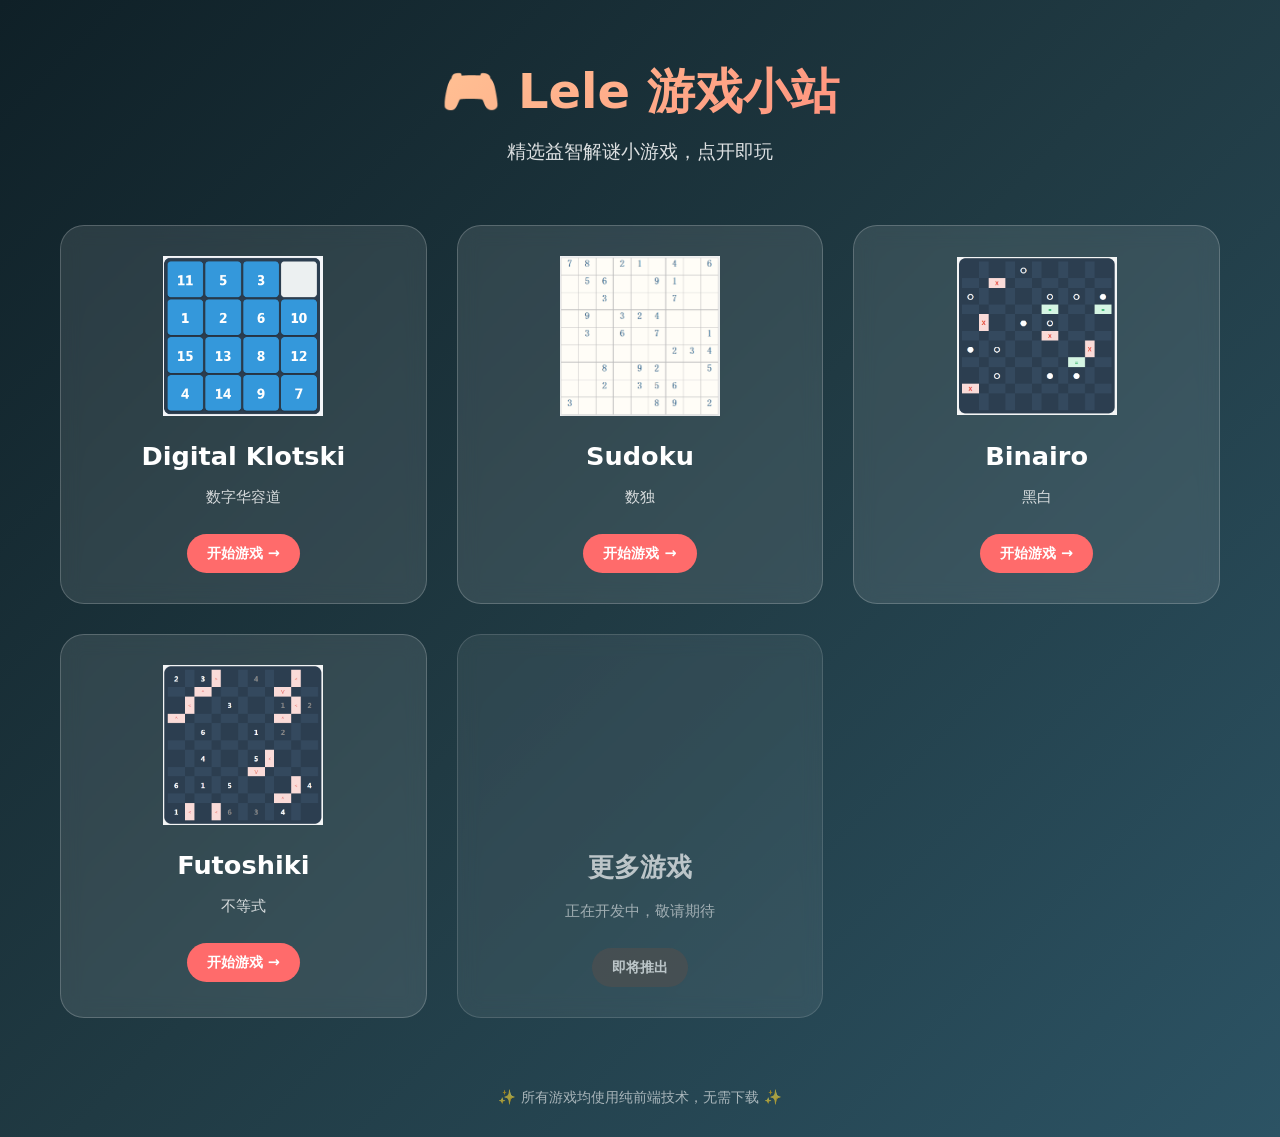
<file: index.html>
<!--
    Copyright (C) 2026 Lele

    This program is free software: you can redistribute it and/or modify
    it under the terms of the GNU General Public License as published by
    the Free Software Foundation, either version 3 of the License, or
    (at your option) any later version.

    This program is distributed in the hope that it will be useful,
    but WITHOUT ANY WARRANTY; without even the implied warranty of
    MERCHANTABILITY or FITNESS FOR A PARTICULAR PURPOSE.  See the
    GNU General Public License for more details.

    You should have received a copy of the GNU General Public License
    along with this program.  If not, see <https://www.gnu.org/licenses/>.
-->

<!DOCTYPE html>
<html lang="zh-CN">
<head>
  <meta charset="UTF-8">
  <meta name="viewport" content="width=device-width, initial-scale=1.0, user-scalable=no">
  <title>Lele 游戏小站 | 益智解谜游戏合集</title>
  <link rel="stylesheet" href="style.css?v=20260516">
  <link rel="icon" type="image/png" href="images/site-icon.png">
</head>
<body>
  <div class="hero">
    <h1>🎮 Lele 游戏小站</h1>
    <p>精选益智解谜小游戏，点开即玩</p>
  </div>

  <div class="games-grid" id="gamesGrid">
    <a href="games/digital-klotski/size-select.html" class="game-card">
      <img src="images/digital-klotski-icon.png" alt="数字华容道" class="card-icon">
      <h3>Digital Klotski</h3>
      <p>数字华容道</p>
      <span class="play-btn">开始游戏 →</span>
    </a>

    <a href="games/sudoku/difficulty-select.html" class="game-card">
      <img src="images/sudoku-icon.png" alt="数独" class="card-icon">
      <h3>Sudoku</h3>
      <p>数独</p>
      <span class="play-btn">开始游戏 →</span>
    </a>

    <a href="games/binairo/difficulty-select.html" class="game-card">
      <img src="images/binairo-icon.png" alt="黑白" class="card-icon">
      <h3>Binairo</h3>
      <p>黑白</p>
      <span class="play-btn">开始游戏 →</span>
    </a>

    <a href="games/futoshiki/difficulty-select.html" class="game-card">
      <img src="images/futoshiki-icon.png" alt="不等式" class="card-icon">
      <h3>Futoshiki</h3>
      <p>不等式</p>
      <span class="play-btn">开始游戏 →</span>
    </a>

    <div class="game-card coming-soon">
      <div class="card-icon"></div>
      <h3>更多游戏</h3>
      <p>正在开发中，敬请期待</p>
      <span class="play-btn disabled">即将推出</span>
    </div>
  </div>

  <footer>
    <p>✨ 所有游戏均使用纯前端技术，无需下载 ✨</p>
  </footer>

  <script src="script.js?v=20260516"></script>
</body>
</html>
</file>
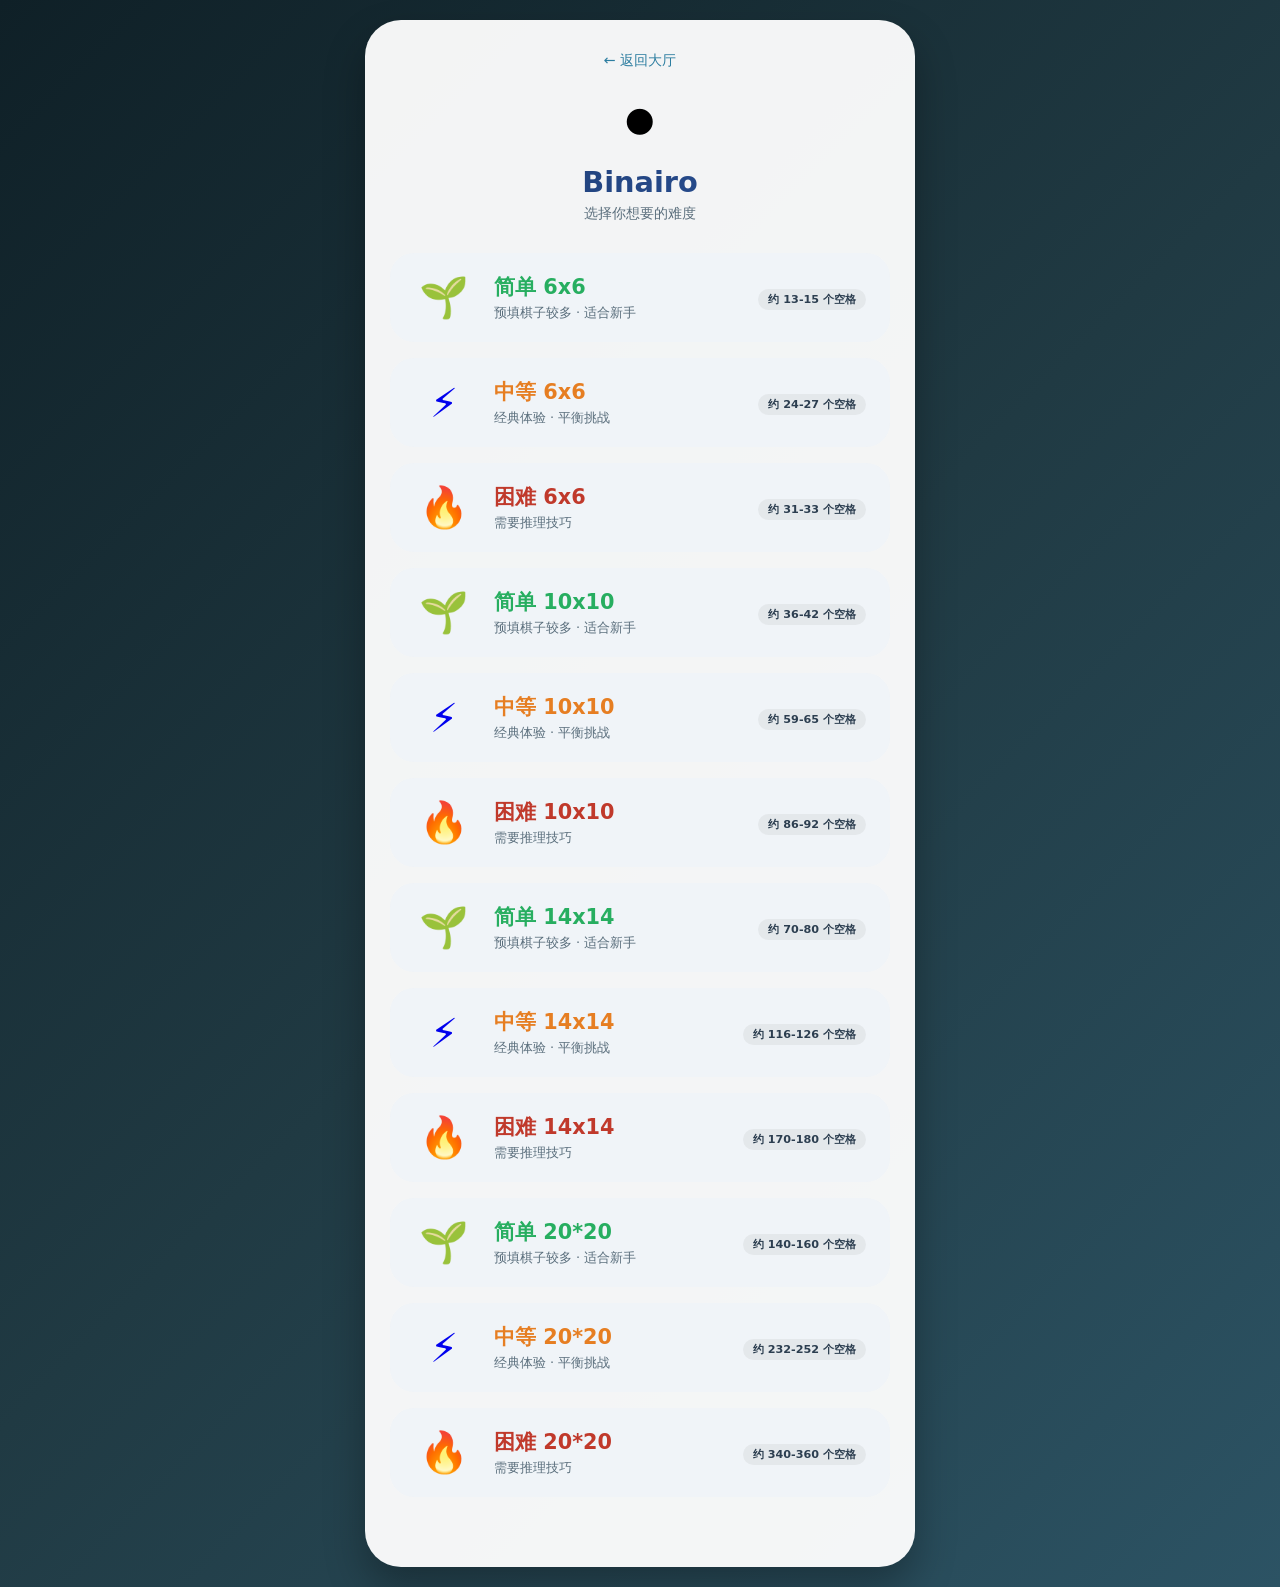
<file: games/binairo/difficulty-select.html>
<!--
  Copyright (C) 2026 Lele

  This program is free software: you can redistribute it and/or modify
  it under the terms of the GNU General Public License as published by
  the Free Software Foundation, either version 3 of the License, or
  (at your option) any later version.

  This program is distributed in the hope that it will be useful,
  but WITHOUT ANY WARRANTY; without even the implied warranty of
  MERCHANTABILITY or FITNESS FOR A PARTICULAR PURPOSE.  See the
  GNU General Public License for more details.

  You should have received a copy of the GNU General Public License
  along with this program.  If not, see <https://www.gnu.org/licenses/>.
-->

<!DOCTYPE html>
<html lang="zh-CN">
<head>
  <meta charset="UTF-8">
  <meta name="viewport" content="width=device-width, initial-scale=1.0, user-scalable=no">
  <title>选择难度 | Binario</title>
  <link rel="stylesheet" href="difficulty.css?v=20260518_1">
  <link rel="icon" type="image/png" href="../../images/site-icon.png">
</head>
<body>
  <div class="container">
    <a href="../../index.html" class="back-link">← 返回大厅</a>

    <div class="game-icon">⚫</div>
    <h1>Binairo</h1>
    <p class="subtitle">选择你想要的难度</p>

    <div class="difficulty-options">
      <!-- 6x6 -->
      <a href="game.html?diff=easy" class="difficulty-card easy">
        <div class="diff-icon">🌱</div>
        <div class="diff-info">
          <h3>简单 6x6</h3>
          <p>预填棋子较多 · 适合新手</p>
        </div>
        <div class="diff-stats">
          <span>约 13-15 个空格</span>
        </div>
      </a>

      <a href="game.html?diff=medium" class="difficulty-card medium">
        <div class="diff-icon">⚡</div>
        <div class="diff-info">
          <h3>中等 6x6</h3>
          <p>经典体验 · 平衡挑战</p>
        </div>
        <div class="diff-stats">
          <span>约 24-27 个空格</span>
        </div>
      </a>

      <a href="game.html?diff=hard" class="difficulty-card expert">
        <div class="diff-icon">🔥</div>
        <div class="diff-info">
          <h3>困难 6x6</h3>
          <p>需要推理技巧</p>
        </div>
        <div class="diff-stats">
          <span>约 31-33 个空格</span>
        </div>
      </a>

      <!-- 10x10 -->
      <a href="game.html?diff=easy&size=10" class="difficulty-card easy">
        <div class="diff-icon">🌱</div>
        <div class="diff-info">
          <h3>简单 10x10</h3>
          <p>预填棋子较多 · 适合新手</p>
        </div>
        <div class="diff-stats">
          <span>约 36-42 个空格</span>
        </div>
      </a>

      <a href="game.html?diff=medium&size=10" class="difficulty-card medium">
        <div class="diff-icon">⚡</div>
        <div class="diff-info">
          <h3>中等 10x10</h3>
          <p>经典体验 · 平衡挑战</p>
        </div>
        <div class="diff-stats">
          <span>约 59-65 个空格</span>
        </div>
      </a>

      <a href="game.html?diff=hard&size=10" class="difficulty-card expert">
        <div class="diff-icon">🔥</div>
        <div class="diff-info">
          <h3>困难 10x10</h3>
          <p>需要推理技巧</p>
        </div>
        <div class="diff-stats">
          <span>约 86-92 个空格</span>
        </div>
      </a>

      <!-- 14x14 -->
      <a href="game.html?diff=easy&size=14" class="difficulty-card easy">
        <div class="diff-icon">🌱</div>
        <div class="diff-info">
          <h3>简单 14x14</h3>
          <p>预填棋子较多 · 适合新手</p>
        </div>
        <div class="diff-stats">
          <span>约 70-80 个空格</span>
        </div>
      </a>

      <a href="game.html?diff=medium&size=14" class="difficulty-card medium">
        <div class="diff-icon">⚡</div>
        <div class="diff-info">
          <h3>中等 14x14</h3>
          <p>经典体验 · 平衡挑战</p>
        </div>
        <div class="diff-stats">
          <span>约 116-126 个空格</span>
        </div>
      </a>

      <a href="game.html?diff=hard&size=14" class="difficulty-card expert">
        <div class="diff-icon">🔥</div>
        <div class="diff-info">
          <h3>困难 14x14</h3>
          <p>需要推理技巧</p>
        </div>
        <div class="diff-stats">
          <span>约 170-180 个空格</span>
        </div>
      </a>

      <!-- 20*20 -->
      <a href="game.html?diff=easy&size=20" class="difficulty-card easy">
        <div class="diff-icon">🌱</div>
        <div class="diff-info">
          <h3>简单 20*20</h3>
          <p>预填棋子较多 · 适合新手</p>
        </div>
        <div class="diff-stats">
          <span>约 140-160 个空格</span>
        </div>
      </a>

      <a href="game.html?diff=medium&size=20" class="difficulty-card medium">
        <div class="diff-icon">⚡</div>
        <div class="diff-info">
          <h3>中等 20*20</h3>
          <p>经典体验 · 平衡挑战</p>
        </div>
        <div class="diff-stats">
          <span>约 232-252 个空格</span>
        </div>
      </a>

      <a href="game.html?diff=hard&size=20" class="difficulty-card expert">
        <div class="diff-icon">🔥</div>
        <div class="diff-info">
          <h3>困难 20*20</h3>
          <p>需要推理技巧</p>
        </div>
        <div class="diff-stats">
          <span>约 340-360 个空格</span>
        </div>
      </a>
    </div>
  </div>

</body>
</html>
</file>
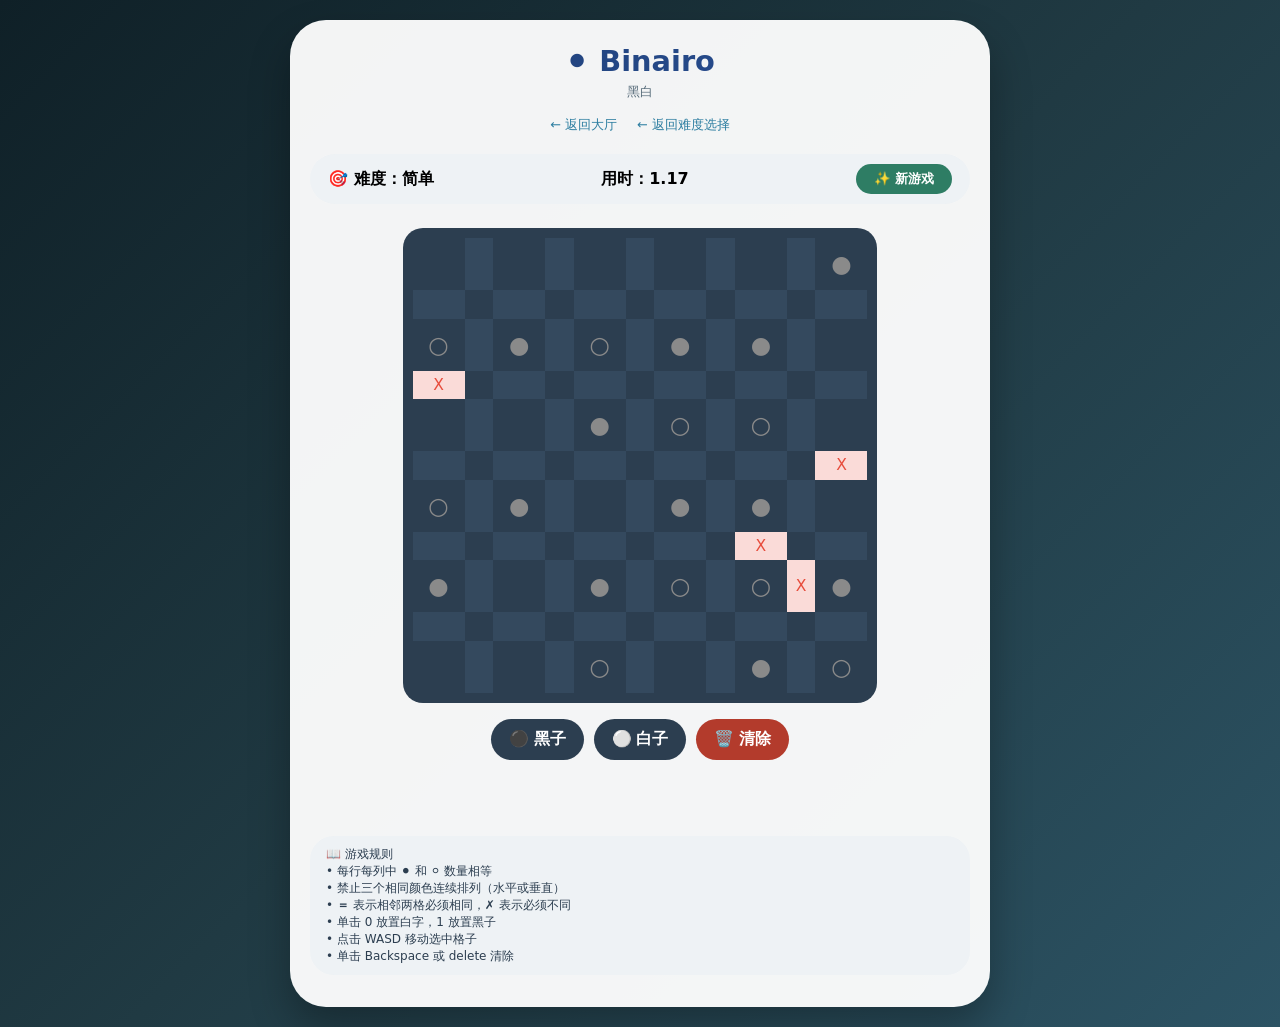
<file: games/binairo/game.html>
<!--
  Copyright (C) 2026 Lele

  This program is free software: you can redistribute it and/or modify
  it under the terms of the GNU General Public License as published by
  the Free Software Foundation, either version 3 of the License, or
  (at your option) any later version.

  This program is distributed in the hope that it will be useful,
  but WITHOUT ANY WARRANTY; without even the implied warranty of
  MERCHANTABILITY or FITNESS FOR A PARTICULAR PURPOSE.  See the
  GNU General Public License for more details.

  You should have received a copy of the GNU General Public License
  along with this program.  If not, see <https://www.gnu.org/licenses/>.
-->

<!DOCTYPE html>
<html lang="zh-CN">
<head>
  <meta charset="UTF-8">
  <meta name="viewport" content="width=device-width, initial-scale=1.0, user-scalable=no">
  <title>Binairo</title>
  <link rel="stylesheet" href="game.css?v=20260518_2">
  <link rel="icon" type="image/png" href="../../images/site-icon.png">
</head>
<body>
  <div class="container">
    <h1>⚫ Binairo</h1>
    <p class="subtitle">黑白</p>

    <div class="back-links">
      <a href="../../index.html" class="back-link">← 返回大厅</a>
      <a href="difficulty-select.html" class="back-link">← 返回难度选择</a>
    </div>

    <div class="game-info">
      <span>🎯 难度：<span id="difficulty"></span></span>
      <span>用时：<span id="timer"></span></span>
      <button id="newGameBtn">✨ 新游戏</button>
    </div>

    <!-- 游戏网格（带格子间提示） -->
    <div class="binairo-wrapper">
      <div class="binairo-grid" id="binairoGrid"></div>
    </div>

    <div class="action-bar">
      <button class="action-btn" data-action="black">⚫ 黑子</button>
      <button class="action-btn" data-action="white">⚪ 白子</button>
      <button class="action-btn clear-btn" data-action="clear">🗑️ 清除</button>
    </div>

    <div class="message" id="message"></div>

    <div class="instructions">
      <p>📖 游戏规则</p>
      <p>• 每行每列中 ⚫ 和 ⚪ 数量相等</p>
      <p>• 禁止三个相同颜色连续排列（水平或垂直）</p>
      <p>• <strong>＝</strong> 表示相邻两格必须相同，<strong>✗</strong> 表示必须不同</p>
      <p>• 单击 0 放置白字，1 放置黑子</p>
      <p>• 点击 WASD 移动选中格子</p>
      <p>• 单击 Backspace 或 delete 清除</p>
    </div>
  </div>

  <script src="game.js?v=20260519_1"></script>
</body>
</html>
</file>
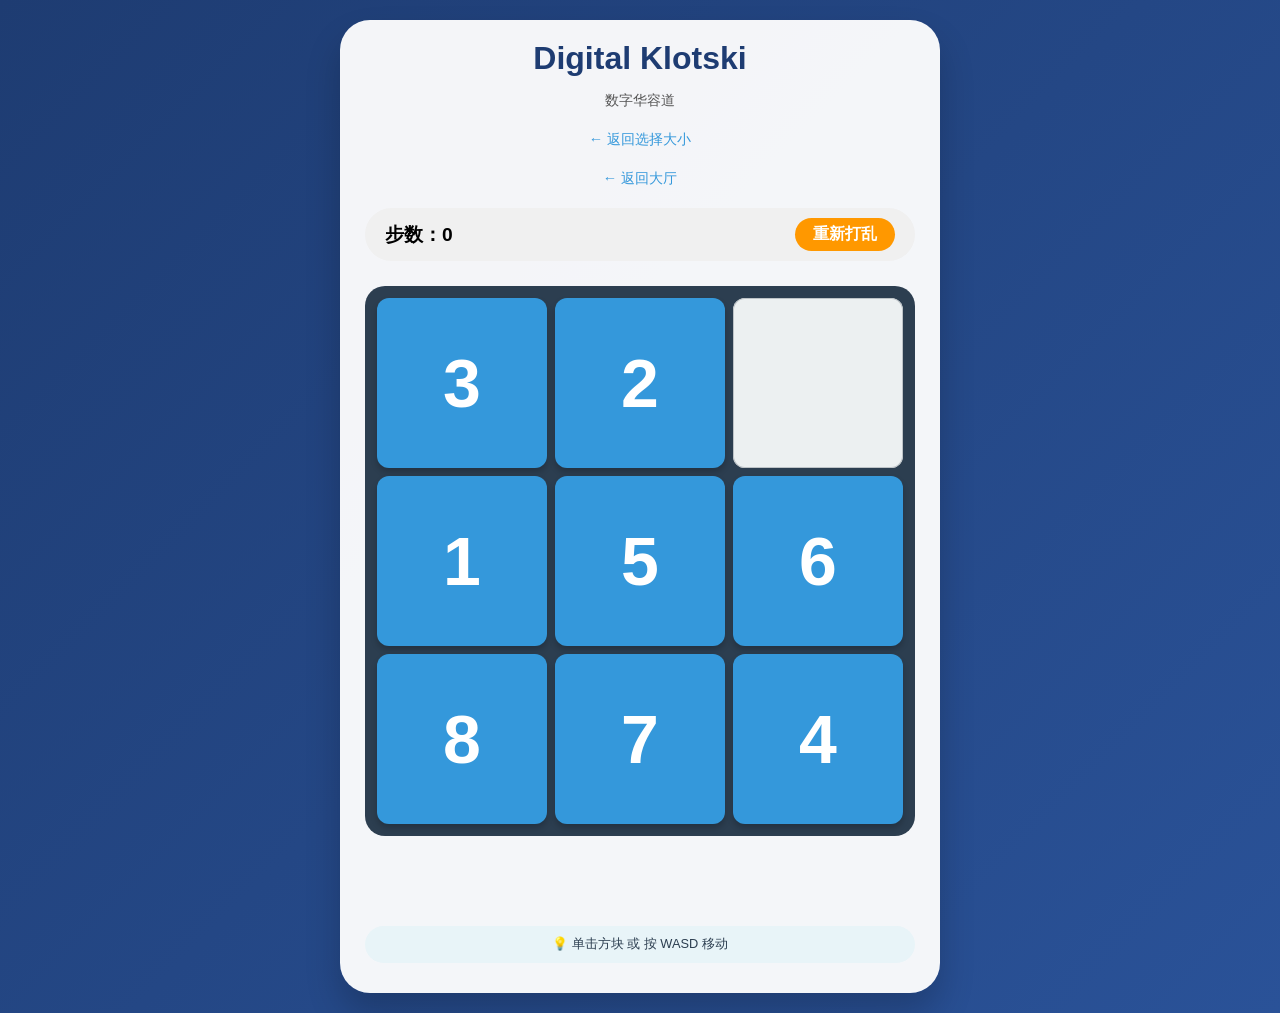
<file: games/digital-klotski/game.html>
<!--
  Copyright (C) 2026 Lele

  This program is free software: you can redistribute it and/or modify
  it under the terms of the GNU General Public License as published by
  the Free Software Foundation, either version 3 of the License, or
  (at your option) any later version.

  This program is distributed in the hope that it will be useful,
  but WITHOUT ANY WARRANTY; without even the implied warranty of
  MERCHANTABILITY or FITNESS FOR A PARTICULAR PURPOSE.  See the
  GNU General Public License for more details.

  You should have received a copy of the GNU General Public License
  along with this program.  If not, see <https://www.gnu.org/licenses/>.
-->

<!DOCTYPE html>
<html lang="zh-CN">
<head>
  <meta charset="utf-8">
  <meta name="viewport" content="width=device-width,initial-scale=1.0,user-scalable=no">
  <title>Digital Klotski</title>
  <link rel="stylesheet" href="game.css?v=20260516">
  <link rel="icon" type="image/png" href="../../images/site-icon.png">
</head>
<body>
  <div class="container">
    <h1>Digital Klotski</h1>
    <p class="subtitle">数字华容道</p>
    <a href="size-select.html" class="back-link">← 返回选择大小</a>
    <br>
    <a href="../../index.html" class="back-link">← 返回大厅</a>

    <div class="game-info">
      <span>步数：<span id="moveCount">0</span></span>
      <button id="shuffleBtn">重新打乱</button>
    </div>

    <div class="puzzle-grid" id="puzzleGrid"></div>

    <div class="message" id="message"></div>
  
    <div class="tips">
      💡 单击方块 或 按 WASD 移动
    </div>

  </div>

  <script src="game.js?v=20260519_1"></script>
</body>
</html>
</file>
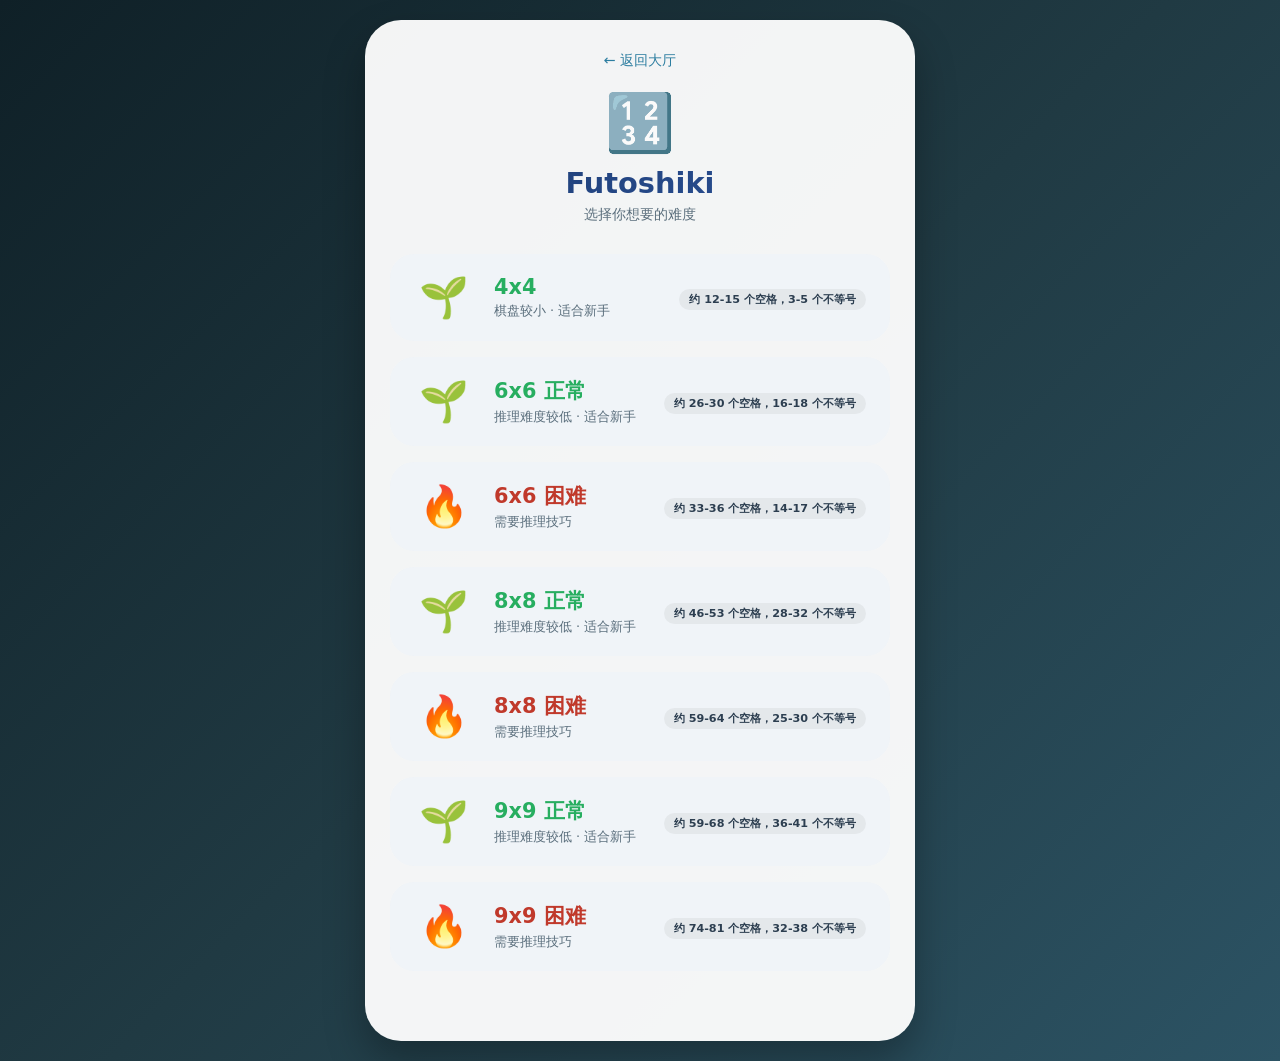
<file: games/futoshiki/difficulty-select.html>
<!--
  Copyright (C) 2026 Lele

  This program is free software: you can redistribute it and/or modify
  it under the terms of the GNU General Public License as published by
  the Free Software Foundation, either version 3 of the License, or
  (at your option) any later version.

  This program is distributed in the hope that it will be useful,
  but WITHOUT ANY WARRANTY; without even the implied warranty of
  MERCHANTABILITY or FITNESS FOR A PARTICULAR PURPOSE.  See the
  GNU General Public License for more details.

  You should have received a copy of the GNU General Public License
  along with this program.  If not, see <https://www.gnu.org/licenses/>.
-->

<!DOCTYPE html>
<html lang="zh-CN">
<head>
  <meta charset="UTF-8">
  <meta name="viewport" content="width=device-width, initial-scale=1.0, user-scalable=no">
  <title>选择难度 | Futoshiki</title>
  <link rel="stylesheet" href="difficulty.css?v=20260519_1">
  <link rel="icon" type="image/png" href="../../images/site-icon.png">
</head>
<body>
  <div class="container">
    <a href="../../index.html" class="back-link">← 返回大厅</a>

    <div class="game-icon">🔢</div>
    <h1>Futoshiki</h1>
    <p class="subtitle">选择你想要的难度</p>

    <div class="difficulty-options">
      <!-- 4x4 -->
      <a href="game.html?diff=medium&size=4" class="difficulty-card easy">
        <div class="diff-icon">🌱</div>
        <div class="diff-info">
          <h3>4x4</h3>
          <p>棋盘较小 · 适合新手</p>
        </div>
        <div class="diff-stats">
          <span>约 12-15 个空格，3-5 个不等号</span>
        </div>
      </a>

      <!-- 6x6 -->
      <a href="game.html?diff=medium&size=6" class="difficulty-card easy">
        <div class="diff-icon">🌱</div>
        <div class="diff-info">
          <h3>6x6 正常</h3>
          <p>推理难度较低 · 适合新手</p>
        </div>
        <div class="diff-stats">
          <span>约 26-30 个空格，16-18 个不等号</span>
        </div>
      </a>

      <a href="game.html?diff=hard&size=6" class="difficulty-card expert">
        <div class="diff-icon">🔥</div>
        <div class="diff-info">
          <h3>6x6 困难</h3>
          <p>需要推理技巧</p>
        </div>
        <div class="diff-stats">
          <span>约 33-36 个空格，14-17 个不等号</span>
        </div>
      </a>

      <!-- 8x8 -->
      <a href="game.html?diff=medium&size=8" class="difficulty-card easy">
        <div class="diff-icon">🌱</div>
        <div class="diff-info">
          <h3>8x8 正常</h3>
          <p>推理难度较低 · 适合新手</p>
        </div>
        <div class="diff-stats">
          <span>约 46-53 个空格，28-32 个不等号</span>
        </div>
      </a>

      <a href="game.html?diff=hard&size=8" class="difficulty-card expert">
        <div class="diff-icon">🔥</div>
        <div class="diff-info">
          <h3>8x8 困难</h3>
          <p>需要推理技巧</p>
        </div>
        <div class="diff-stats">
          <span>约 59-64 个空格，25-30 个不等号</span>
        </div>
      </a>

      <!-- 9x9 -->
      <a href="game.html?diff=medium&size=9" class="difficulty-card easy">
        <div class="diff-icon">🌱</div>
        <div class="diff-info">
          <h3>9x9 正常</h3>
          <p>推理难度较低 · 适合新手</p>
        </div>
        <div class="diff-stats">
          <span>约 59-68 个空格，36-41 个不等号</span>
        </div>
      </a>

      <a href="game.html?diff=hard&size=9" class="difficulty-card expert">
        <div class="diff-icon">🔥</div>
        <div class="diff-info">
          <h3>9x9 困难</h3>
          <p>需要推理技巧</p>
        </div>
        <div class="diff-stats">
          <span>约 74-81 个空格，32-38 个不等号</span>
        </div>
      </a>
    </div>
  </div>

</body>
</html>
</file>
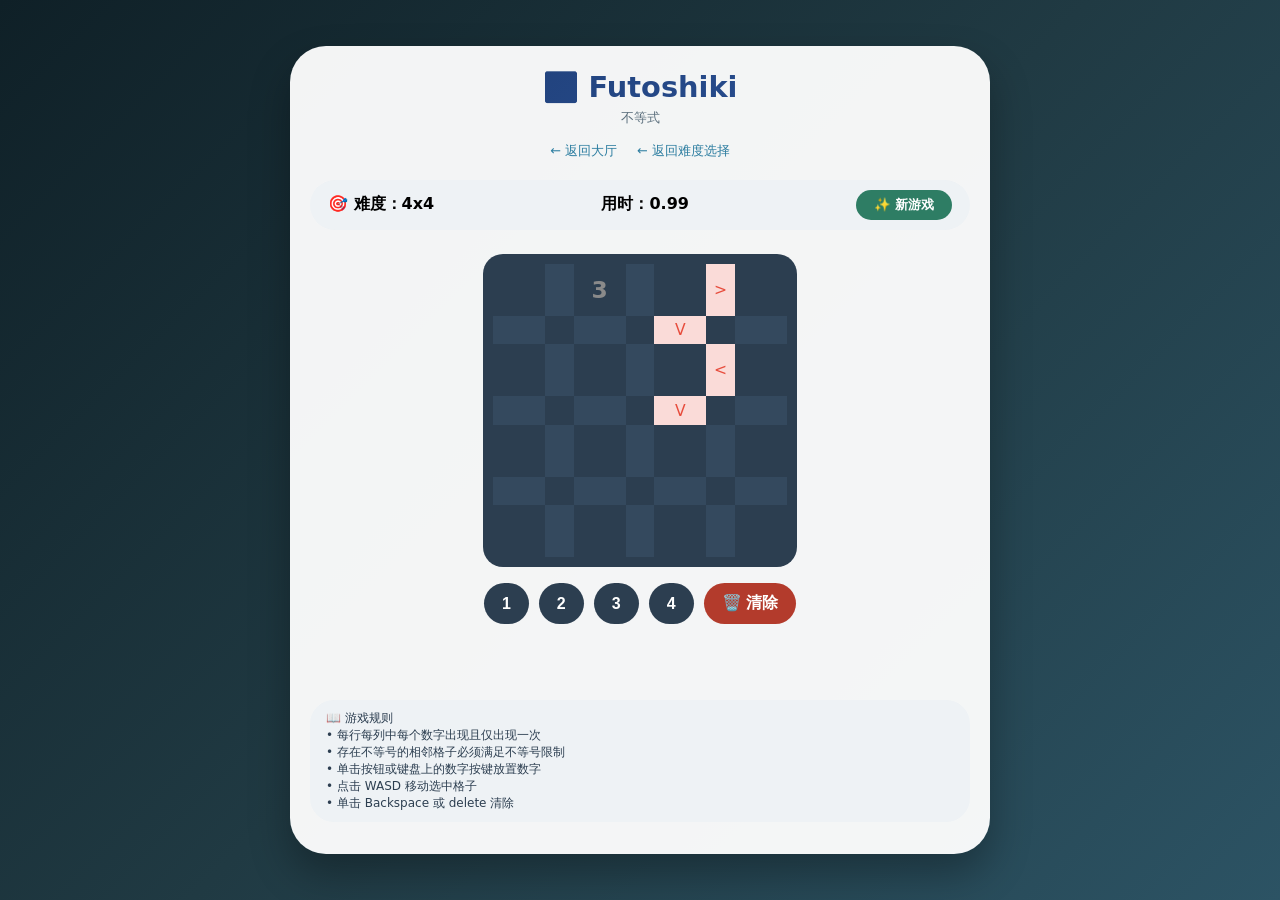
<file: games/futoshiki/game.html>
<!--
  Copyright (C) 2026 Lele

  This program is free software: you can redistribute it and/or modify
  it under the terms of the GNU General Public License as published by
  the Free Software Foundation, either version 3 of the License, or
  (at your option) any later version.

  This program is distributed in the hope that it will be useful,
  but WITHOUT ANY WARRANTY; without even the implied warranty of
  MERCHANTABILITY or FITNESS FOR A PARTICULAR PURPOSE.  See the
  GNU General Public License for more details.

  You should have received a copy of the GNU General Public License
  along with this program.  If not, see <https://www.gnu.org/licenses/>.
-->

<!DOCTYPE html>
<html lang="zh-CN">
<head>
  <meta charset="UTF-8">
  <meta name="viewport" content="width=device-width, initial-scale=1.0, user-scalable=no">
  <title>Futoshiki</title>
  <link rel="stylesheet" href="game.css?v=20260519_1">
  <link rel="icon" type="image/png" href="../../images/site-icon.png">
</head>
<body>
  <div class="container">
    <h1>🔢 Futoshiki</h1>
    <p class="subtitle">不等式</p>

    <div class="back-links">
      <a href="../../index.html" class="back-link">← 返回大厅</a>
      <a href="difficulty-select.html" class="back-link">← 返回难度选择</a>
    </div>

    <div class="game-info">
      <span>🎯 难度：<span id="difficulty"></span></span>
      <span>用时：<span id="timer"></span></span>
      <button id="newGameBtn">✨ 新游戏</button>
    </div>

    <!-- 游戏网格（带格子间提示） -->
    <div class="futoshiki-wrapper">
      <div class="futoshiki-grid" id="futoshikiGrid"></div>
    </div>

    <div class="action-bar" id="actionDiv"></div>

    <div class="message" id="message"></div>

    <div class="instructions">
      <p>📖 游戏规则</p>
      <p>• 每行每列中每个数字出现且仅出现一次</p>
      <p>• 存在不等号的相邻格子必须满足不等号限制</p>
      <p>• 单击按钮或键盘上的数字按键放置数字</p>
      <p>• 点击 WASD 移动选中格子</p>
      <p>• 单击 Backspace 或 delete 清除</p>
    </div>
  </div>

  <script src="game.js?v=20260519_4"></script>
</body>
</html>
</file>
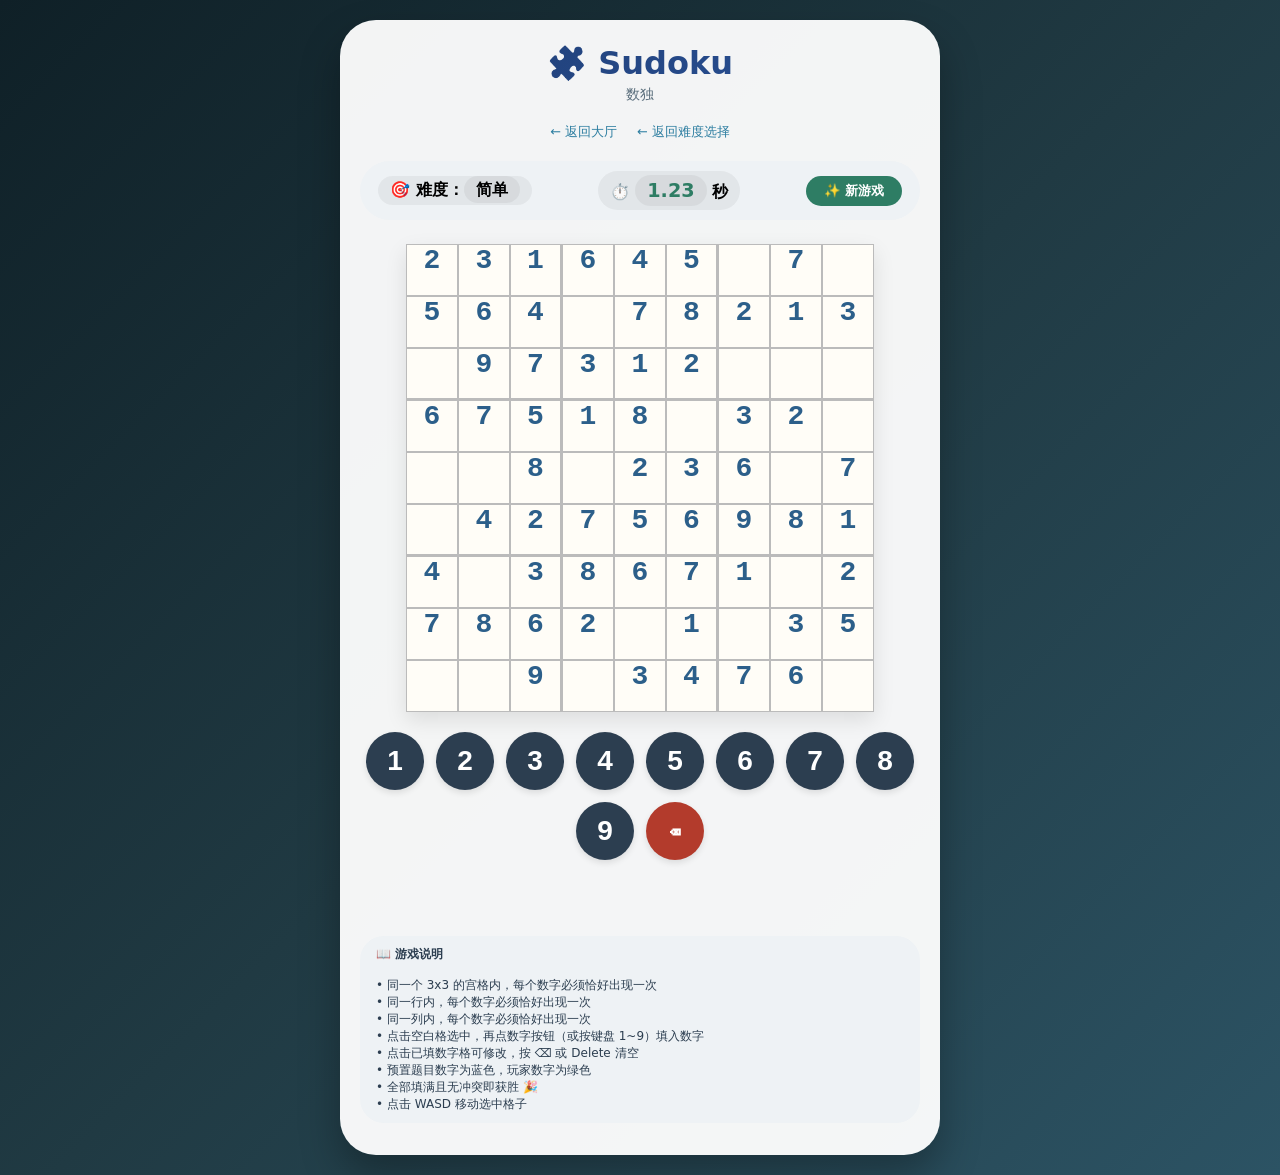
<file: games/sudoku/game.html>
<!--
  Copyright (C) 2026 Lele

  This program is free software: you can redistribute it and/or modify
  it under the terms of the GNU General Public License as published by
  the Free Software Foundation, either version 3 of the License, or
  (at your option) any later version.

  This program is distributed in the hope that it will be useful,
  but WITHOUT ANY WARRANTY; without even the implied warranty of
  MERCHANTABILITY or FITNESS FOR A PARTICULAR PURPOSE.  See the
  GNU General Public License for more details.

  You should have received a copy of the GNU General Public License
  along with this program.  If not, see <https://www.gnu.org/licenses/>.
-->

<!DOCTYPE html>
<html lang="zh-CN">
<head>
  <meta charset="UTF-8">
  <meta name="viewport" content="width=device-width, initial-scale=1.0, user-scalable=no">
  <title>Sudoku</title>
  <link rel="stylesheet" href="game.css?v=20260516">
  <link rel="icon" type="image/png" href="../../images/site-icon.png">
</head>
<body>
<div class="container">
  <h1>🧩 Sudoku</h1>
  <p class="subtitle">数独</p>

  <div class="back-links">
    <a href="../../index.html" class="back-link">← 返回大厅</a>
    <a href="difficulty-select.html" class="back-link">← 返回难度选择</a>
  </div>

  <div class="game-info">
    <span>🎯 难度：<span id="difficultyLabel"></span></span>
    <span>⏱️ <span id="timer">0</span> 秒</span>
    <button id="newGameBtn">✨ 新游戏</button>
  </div>

  <div class="sudoku-grid">
    <table class="sudoku-board" id="sudokuTable">
    </table>
  </div>

  <div class="number-panel" id="numberPanel">
  </div>

  <div class="message" id="message"></div>

  <div class="instructions">
    <h4>📖 游戏说明</h4>
    <br>
    <p>• 同一个 3x3 的宫格内，每个数字必须恰好出现一次</p>
    <p>• 同一行内，每个数字必须恰好出现一次</p>
    <p>• 同一列内，每个数字必须恰好出现一次</p>
    <p>• 点击空白格选中，再点数字按钮（或按键盘 1~9）填入数字</p>
    <p>• 点击已填数字格可修改，按 ⌫ 或 Delete 清空</p>
    <p>• 预置题目数字为蓝色，玩家数字为绿色</p>
    <p>• 全部填满且无冲突即获胜 🎉</p>
    <p>• 点击 WASD 移动选中格子</p>
  </div>
</div>

<script src="game.js?v=20260519_2"></script>
</body>
</html>
</file>
<file: style.css>
/*
 * Copyright (C) 2026 Lele
 * 
 * This program is free software: you can redistribute it and/or modify
 * it under the terms of the GNU General Public License as published by
 * the Free Software Foundation, either version 3 of the License, or
 * (at your option) any later version.
 * 
 * This program is distributed in the hope that it will be useful,
 * but WITHOUT ANY WARRANTY; without even the implied warranty of
 * MERCHANTABILITY or FITNESS FOR A PARTICULAR PURPOSE.  See the
 * GNU General Public License for more details.
 * 
 * You should have received a copy of the GNU General Public License
 * along with this program.  If not, see <https://www.gnu.org/licenses/>.
 */

* {
    margin: 0;
    padding: 0;
    box-sizing: border-box;
}

body {
    font-family: 'Segoe UI', 'Poppins', system-ui, -apple-system, sans-serif;
    background: linear-gradient(135deg, #0f2027, #203a43, #2c5364);
    min-height: 100vh;
    color: #fff;
}

/* 头部区域 */
.hero {
    text-align: center;
    padding: 60px 20px 40px;
}

.hero h1 {
    font-size: 3rem;
    background: linear-gradient(135deg, #ffeaa7, #ff6b6b);
    -webkit-background-clip: text;
    background-clip: text;
    color: transparent;
    margin-bottom: 15px;
}

.hero p {
    font-size: 1.2rem;
    opacity: 0.85;
}

/* 游戏网格 */
.games-grid {
    max-width: 1200px;
    margin: 0 auto;
    padding: 20px;
    display: grid;
    grid-template-columns: repeat(auto-fill, minmax(320px, 1fr));
    gap: 30px;
}

/* 游戏卡片 */
.game-card {
    background: rgba(255, 255, 255, 0.1);
    backdrop-filter: blur(10px);
    border-radius: 24px;
    padding: 30px 20px;
    text-align: center;
    text-decoration: none;
    color: white;
    transition: all 0.3s ease;
    border: 1px solid rgba(255, 255, 255, 0.2);
    display: flex;
    flex-direction: column;
    gap: 15px;
}

.game-card:hover {
    transform: translateY(-8px);
    background: rgba(255, 255, 255, 0.2);
    border-color: rgba(255, 255, 255, 0.4);
    box-shadow: 0 20px 40px rgba(0, 0, 0, 0.3);
}

/* 即将推出的卡片不可点击 */
.game-card.coming-soon {
    cursor: default;
    opacity: 0.7;
}

.game-card.coming-soon:hover {
    transform: none;
    background: rgba(255, 255, 255, 0.1);
}

.card-icon {
    width: 160px;      /* 固定宽度 */
    height: 160px;     /* 固定高度 */
    object-fit: contain;  /* 保持比例，不裁剪 */
    display: block;
    margin: 0 auto 10px;   /* 居中，底部留白 */
}

.game-card h3 {
    font-size: 1.6rem;
    font-weight: 600;
}

.game-card p {
    font-size: 0.95rem;
    opacity: 0.8;
    line-height: 1.5;
}

.play-btn {
    display: inline-block;
    margin-top: 10px;
    padding: 10px 20px;
    background: #ff6b6b;
    border-radius: 50px;
    font-weight: bold;
    font-size: 0.9rem;
    transition: all 0.2s;
    align-self: center;
}

.game-card:hover .play-btn {
    background: #ff4757;
    transform: scale(1.02);
}

.play-btn.disabled {
    background: #555;
    cursor: default;
}

/* 页脚 */
footer {
    text-align: center;
    padding: 50px 20px 30px;
    opacity: 0.6;
    font-size: 0.9rem;
}

/* 响应式 */
@media (max-width: 700px) {
    .hero h1 {
        font-size: 2.2rem;
    }
    
    .hero p {
        font-size: 1rem;
    }
    
    .games-grid {
        grid-template-columns: 1fr;
        gap: 20px;
    }
    
    .game-card {
        padding: 20px;
    }
}
</file>
<file: games/binairo/difficulty.css>
/*
 * Copyright (C) 2026 Lele
 * 
 * This program is free software: you can redistribute it and/or modify
 * it under the terms of the GNU General Public License as published by
 * the Free Software Foundation, either version 3 of the License, or
 * (at your option) any later version.
 * 
 * This program is distributed in the hope that it will be useful,
 * but WITHOUT ANY WARRANTY; without even the implied warranty of
 * MERCHANTABILITY or FITNESS FOR A PARTICULAR PURPOSE.  See the
 * GNU General Public License for more details.
 * 
 * You should have received a copy of the GNU General Public License
 * along with this program.  If not, see <https://www.gnu.org/licenses/>.
 */

 * {
    margin: 0;
    padding: 0;
    box-sizing: border-box;
  }
  
  body {
    font-family: 'Segoe UI', 'Poppins', system-ui, -apple-system, sans-serif;
    background: linear-gradient(135deg, #0f2027, #203a43, #2c5364);
    min-height: 100vh;
    display: flex;
    justify-content: center;
    align-items: center;
    padding: 20px;
  }
  
  .container {
    background: rgba(255, 255, 255, 0.95);
    border-radius: 36px;
    padding: 30px 25px 40px;
    box-shadow: 0 20px 40px rgba(0, 0, 0, 0.3);
    max-width: 550px;
    width: 100%;
    text-align: center;
  }
  
  .back-link {
    display: inline-flex;
    align-items: center;
    gap: 6px;
    color: #2c7da0;
    text-decoration: none;
    font-size: 0.9rem;
    margin-bottom: 20px;
    transition: 0.2s;
  }
  
  .back-link:hover {
    color: #1f5068;
    transform: translateX(-3px);
  }
  
  .game-icon {
    font-size: 3.5rem;
    margin-bottom: 10px;
  }
  
  h1 {
    font-size: 1.8rem;
    background: linear-gradient(135deg, #1e3c72, #2a5298);
    background-clip: text;
    -webkit-background-clip: text;
    color: transparent;
    margin-bottom: 6px;
  }
  
  .subtitle {
    color: #5a6e7c;
    font-size: 0.85rem;
    margin-bottom: 30px;
  }
  
  .difficulty-options {
    display: flex;
    flex-direction: column;
    gap: 16px;
    margin-bottom: 30px;
  }
  
  .difficulty-card {
    display: flex;
    align-items: center;
    gap: 20px;
    background: #f0f4f8;
    border-radius: 24px;
    padding: 18px 22px;
    text-decoration: none;
    transition: all 0.2s ease;
    border: 2px solid transparent;
  }
  
  .difficulty-card:hover {
    transform: translateX(6px);
    background: #e8edf2;
  }
  
  .difficulty-card.easy:hover {
    border-color: #2ecc71;
  }
  .difficulty-card.medium:hover {
    border-color: #f39c12;
  }
  .difficulty-card.hard:hover {
    border-color: #e67e22;
  }
  .difficulty-card.expert:hover {
    border-color: #e74c3c;
  }
  
  .diff-icon {
    font-size: 2.5rem;
    width: 60px;
    text-align: center;
  }
  
  .diff-info {
    flex: 1;
    text-align: left;
  }
  
  .diff-info h3 {
    font-size: 1.3rem;
    margin-bottom: 4px;
  }
  
  .difficulty-card.easy .diff-info h3 { color: #27ae60; }
  .difficulty-card.medium .diff-info h3 { color: #e67e22; }
  .difficulty-card.hard .diff-info h3 { color: #e67e22; }
  .difficulty-card.expert .diff-info h3 { color: #c0392b; }
  
  .diff-info p {
    font-size: 0.8rem;
    color: #5a6e7c;
  }
  
  .diff-stats span {
    background: rgba(0, 0, 0, 0.05);
    padding: 4px 10px;
    border-radius: 30px;
    font-size: 0.7rem;
    font-weight: bold;
    color: #2c3e50;
    white-space: nowrap;
  }
  
  .info-text {
    background: #eef2f5;
    border-radius: 20px;
    padding: 12px 16px;
    font-size: 0.8rem;
    color: #2c3e50;
  }
  
  @media (max-width: 500px) {
    .container {
      padding: 20px 16px 30px;
    }
    
    .difficulty-card {
      padding: 14px 16px;
      gap: 12px;
    }
    
    .diff-icon {
      font-size: 2rem;
      width: 45px;
    }
    
    .diff-info h3 {
      font-size: 1.1rem;
    }
    
    .diff-info p {
      font-size: 0.7rem;
    }
    
    .diff-stats span {
      font-size: 0.6rem;
      padding: 3px 8px;
    }
  }
</file>
<file: games/binairo/game.css>
/*
 * Copyright (C) 2026 Lele
 * 
 * This program is free software: you can redistribute it and/or modify
 * it under the terms of the GNU General Public License as published by
 * the Free Software Foundation, either version 3 of the License, or
 * (at your option) any later version.
 * 
 * This program is distributed in the hope that it will be useful,
 * but WITHOUT ANY WARRANTY; without even the implied warranty of
 * MERCHANTABILITY or FITNESS FOR A PARTICULAR PURPOSE.  See the
 * GNU General Public License for more details.
 * 
 * You should have received a copy of the GNU General Public License
 * along with this program.  If not, see <https://www.gnu.org/licenses/>.
 */

* {
  margin: 0;
  padding: 0;
  box-sizing: border-box;
  user-select: none;
}

body {
  font-family: 'Segoe UI', 'Poppins', system-ui, -apple-system, sans-serif;
  background: linear-gradient(135deg, #0f2027, #203a43, #2c5364);
  min-height: 100vh;
  display: flex;
  justify-content: center;
  align-items: center;
  padding: 20px;
}

.container {
  background: rgba(255, 255, 255, 0.95);
  border-radius: 36px;
  padding: 24px 20px 32px;
  box-shadow: 0 20px 40px rgba(0, 0, 0, 0.3);
  max-width: 700px;
  width: 100%;
  text-align: center;
}

h1 {
  font-size: 1.8rem;
  background: linear-gradient(135deg, #1e3c72, #2a5298);
  background-clip: text;
  -webkit-background-clip: text;
  color: transparent;
  margin-bottom: 6px;
}

.subtitle {
  color: #5a6e7c;
  font-size: 0.8rem;
  margin-bottom: 16px;
}

.back-links {
  display: flex;
  justify-content: center;
  gap: 20px;
  margin-bottom: 20px;
}

.back-link {
  color: #2c7da0;
  text-decoration: none;
  font-size: 0.8rem;
  transition: 0.2s;
}

.back-link:hover {
  color: #1f5068;
  transform: translateX(-2px);
}

.game-info {
  display: flex;
  justify-content: space-between;
  align-items: center;
  background: #eef2f5;
  padding: 10px 18px;
  border-radius: 60px;
  margin-bottom: 24px;
  font-weight: bold;
  flex-wrap: wrap;
  gap: 10px;
}

#newGameBtn {
  background: #2e7d64;
  border: none;
  color: white;
  padding: 6px 18px;
  border-radius: 40px;
  font-weight: bold;
  cursor: pointer;
  transition: 0.2s;
}

#newGameBtn:hover {
  background: #1f5e4a;
  transform: scale(1.02);
}

/* ========== Binairo 网格布局（格子间有提示） ========== */
.binairo-wrapper {
  display: flex;
  justify-content: center;
  overflow: visible;
}

.binairo-grid {
  --cell-size: 52px;
  display: inline-block;
  background-color: #2c3e50;
  padding: 10px;
  border-radius: 20px;
}

.binairo-grid {
  --cell-size: 52px;
  --conn-ratio: 0.55;
  display: inline-block;
  background-color: #2c3e50;
  padding: 10px;
  border-radius: 20px;
}

/* 行样式 */
.grid-row {
  display: flex;
  flex-direction: row;
  justify-content: center;
  align-items: center;
}

/* 单元格 */
.cell {
  width: var(--cell-size);
  height: var(--cell-size);
  flex-shrink: 0;
  flex-grow: 0;
  background-color: #fef9e8;
  display: flex;
  align-items: center;
  justify-content: center;
  font-size: calc(var(--cell-size) * 0.45);
  font-weight: bold;
  cursor: pointer;
  box-sizing: border-box;
}

.cell.selected {
  box-shadow: inset 0 0 0 3px #f39c12;
  background-color: #fff3e0;
}

.cell.black {
  background-color: #2c3e50;
  color: white;
}

/* .cell.white {
  background-color: #ecf0f1;
  color: #2c3e50;
} */

.cell.white {
  background-color: #2c3e50;
  color: white;
}

.cell.locked {
  color: #8a8a8a;
}

.cell.empty {
  background-color: #2c3e50;
}

.cell:active {
  transform: scale(0.97);
}

/* 水平连接线（格子之间） */
.horizontal-connector {
  width: calc(var(--cell-size) * 0.55);
  height: var(--cell-size);
  flex-shrink: 0;
  flex-grow: 0;
  display: flex;
  align-items: center;
  justify-content: center;
  font-size: calc(var(--cell-size) * 0.3);
  background-color: #2c3e50;
  cursor: pointer;
  box-sizing: border-box;
}


.horizontal-connector.equal {
  color: #27ae60;
  background-color: #d5f5e3;
}

.horizontal-connector.cross {
  color: #e74c3c;
  background-color: #fadbd8;
}

.horizontal-connector.empty {
  color: #7f8c8d;
  background-color: #34495e;
}

.spacer {
  width: calc(var(--cell-size) * 0.55);
  height: calc(var(--cell-size) * 0.55);
  flex-shrink: 0;      /* 防止被压缩 */
  flex-grow: 0;        /* 防止被拉伸 */
  background-color: #2c3e50;
  box-sizing: border-box;
}

/* 垂直连接线（行之间） */
.vertical-connectors {
  display: flex;
  flex-direction: row;
  justify-content: center;
  align-items: center;
}

.vertical-connector {
  width: var(--cell-size);
  height: calc(var(--cell-size) * 0.55);
  flex-shrink: 0;      /* 防止被压缩 */
  flex-grow: 0;        /* 防止被拉伸 */
  display: flex;
  align-items: center;
  justify-content: center;
  font-size: calc(var(--cell-size) * 0.3);
  background-color: #2c3e50;
  cursor: pointer;
  box-sizing: border-box;
}

.vertical-connector.equal {
  color: #27ae60;
  background-color: #d5f5e3;
}

.vertical-connector.cross {
  color: #e74c3c;
  background-color: #fadbd8;
}

.vertical-connector.empty {
  color: #7f8c8d;
  background-color: #34495e;
}

/* 操作栏 */
.action-bar {
  display: flex;
  flex-wrap: wrap;
  justify-content: center;
  gap: 10px;
  margin: 16px 0;
}

.action-btn {
  background: #2c3e50;
  color: white;
  border: none;
  padding: 10px 18px;
  border-radius: 40px;
  font-size: 1rem;
  font-weight: bold;
  cursor: pointer;
  transition: 0.1s;
}

.action-btn:hover {
  background: #1e2f3a;
  transform: translateY(-2px);
}

.action-btn.clear-btn {
  background: #b33b2c;
}

.action-btn.clear-btn:hover {
  background: #8e2c1f;
}

.message {
  font-size: 0.9rem;
  font-weight: bold;
  min-height: 48px;
  color: #2e7d64;
  margin: 8px 0;
}

.instructions {
  background: #eef2f5;
  border-radius: 24px;
  padding: 10px 16px;
  font-size: 0.75rem;
  color: #2c3e50;
  text-align: left;
  margin-top: 12px;
}

details summary {
  font-weight: bold;
  cursor: pointer;
  color: #1e4663;
}

@media (min-width: 800px) {
  .binairo-grid {
    --cell-size: 56px;
  }
}

@media (max-width: 600px) {
  .binairo-grid {
    --cell-size: min(42px, 10vw);
  }
}

@media (max-width: 480px) {
  .binairo-grid {
    --cell-size: min(36px, 12vw);
  }
}
</file>
<file: games/digital-klotski/game.css>
/*
 * Copyright (C) 2026 Lele
 * 
 * This program is free software: you can redistribute it and/or modify
 * it under the terms of the GNU General Public License as published by
 * the Free Software Foundation, either version 3 of the License, or
 * (at your option) any later version.
 * 
 * This program is distributed in the hope that it will be useful,
 * but WITHOUT ANY WARRANTY; without even the implied warranty of
 * MERCHANTABILITY or FITNESS FOR A PARTICULAR PURPOSE.  See the
 * GNU General Public License for more details.
 * 
 * You should have received a copy of the GNU General Public License
 * along with this program.  If not, see <https://www.gnu.org/licenses/>.
 */

* {
    box-sizing: border-box;
    user-select: none;
}

body {
    font-family: 'Segoe UI', Tahoma, Geneva, Verdana, sans-serif;
    background: linear-gradient(135deg, #1e3c72, #2a5298);
    min-height: 100vh;
    display: flex;
    justify-content: center;
    align-items: center;
    margin: 0;
    padding: 20px;
}

.back-link {
    display: inline-block;
    color: #3498db;
    text-decoration: none;
    font-size: 0.9rem;
    margin-bottom: 20px;
}

.back-link:hover {
    text-decoration: underline;
}

.container {
    background: rgba(255, 255, 255, 0.95);
    border-radius: 30px;
    padding: 20px 25px 30px;
    box-shadow: 0 20px 35px rgba(0, 0, 0, 0.2);
    text-align: center;
    max-width: 600px;
    width: 100%;
}

h1 {
    color: #1e3c72;
    margin: 0 0 5px;
}

.subtitle {
    color: #555;
    font-size: 0.9rem;
    margin-bottom: 20px;
}

.game-info {
    display: flex;
    justify-content: space-between;
    align-items: center;
    background: #f0f0f0;
    padding: 10px 20px;
    border-radius: 50px;
    margin-bottom: 25px;
    font-size: 1.2rem;
    font-weight: bold;
}

#shuffleBtn {
    background: #ff9800;
    border: none;
    color: white;
    padding: 6px 18px;
    border-radius: 30px;
    font-size: 1rem;
    cursor: pointer;
    font-weight: bold;
    transition: 0.2s;
}

#shuffleBtn:hover {
    background: #e68900;
    transform: scale(1.02);
}

.puzzle-grid {
    display: grid;
    gap: 8px;
    background-color: #2c3e50;
    padding: 12px;
    border-radius: 20px;
    margin-bottom: 20px;
    width: 100%;
    max-width: 100%;
}

.tile {
    aspect-ratio: 1 / 1;
    min-width: 0;
    background-color: #3498db;
    color: white;
    font-weight: bold;
    display: flex;
    align-items: center;
    justify-content: center;
    border-radius: 12px;
    cursor: pointer;
    transition: 0.1s linear;
    box-shadow: 0 4px 6px rgba(0, 0, 0, 0.2);
}

.tile.empty {
    background-color: #ecf0f1;
    color: transparent;
    cursor: pointer;
    box-shadow: inset 0 0 0 1px #bdc3c7;
}

.tile:active {
    transform: scale(0.97);
}

.tips {
    background: #e8f4f8;
    border-radius: 20px;
    padding: 10px;
    margin-top: 20px;
    font-size: 0.8rem;
    color: #2c3e50;
    text-align: center;
  }

.message {
    font-size: 1.2rem;
    font-weight: bold;
    height: 50px;
    color: #2ecc71;
}

@media (max-width: 450px) {
    .tile {
        font-size: 1.3rem;
    }
    .game-info {
        font-size: 1rem;
    }
}
</file>
<file: games/futoshiki/difficulty.css>
/*
 * Copyright (C) 2026 Lele
 * 
 * This program is free software: you can redistribute it and/or modify
 * it under the terms of the GNU General Public License as published by
 * the Free Software Foundation, either version 3 of the License, or
 * (at your option) any later version.
 * 
 * This program is distributed in the hope that it will be useful,
 * but WITHOUT ANY WARRANTY; without even the implied warranty of
 * MERCHANTABILITY or FITNESS FOR A PARTICULAR PURPOSE.  See the
 * GNU General Public License for more details.
 * 
 * You should have received a copy of the GNU General Public License
 * along with this program.  If not, see <https://www.gnu.org/licenses/>.
 */

 * {
    margin: 0;
    padding: 0;
    box-sizing: border-box;
  }
  
  body {
    font-family: 'Segoe UI', 'Poppins', system-ui, -apple-system, sans-serif;
    background: linear-gradient(135deg, #0f2027, #203a43, #2c5364);
    min-height: 100vh;
    display: flex;
    justify-content: center;
    align-items: center;
    padding: 20px;
  }
  
  .container {
    background: rgba(255, 255, 255, 0.95);
    border-radius: 36px;
    padding: 30px 25px 40px;
    box-shadow: 0 20px 40px rgba(0, 0, 0, 0.3);
    max-width: 550px;
    width: 100%;
    text-align: center;
  }
  
  .back-link {
    display: inline-flex;
    align-items: center;
    gap: 6px;
    color: #2c7da0;
    text-decoration: none;
    font-size: 0.9rem;
    margin-bottom: 20px;
    transition: 0.2s;
  }
  
  .back-link:hover {
    color: #1f5068;
    transform: translateX(-3px);
  }
  
  .game-icon {
    font-size: 3.5rem;
    margin-bottom: 10px;
  }
  
  h1 {
    font-size: 1.8rem;
    background: linear-gradient(135deg, #1e3c72, #2a5298);
    background-clip: text;
    -webkit-background-clip: text;
    color: transparent;
    margin-bottom: 6px;
  }
  
  .subtitle {
    color: #5a6e7c;
    font-size: 0.85rem;
    margin-bottom: 30px;
  }
  
  .difficulty-options {
    display: flex;
    flex-direction: column;
    gap: 16px;
    margin-bottom: 30px;
  }
  
  .difficulty-card {
    display: flex;
    align-items: center;
    gap: 20px;
    background: #f0f4f8;
    border-radius: 24px;
    padding: 18px 22px;
    text-decoration: none;
    transition: all 0.2s ease;
    border: 2px solid transparent;
  }
  
  .difficulty-card:hover {
    transform: translateX(6px);
    background: #e8edf2;
  }
  
  .difficulty-card.easy:hover {
    border-color: #2ecc71;
  }
  .difficulty-card.medium:hover {
    border-color: #f39c12;
  }
  .difficulty-card.hard:hover {
    border-color: #e67e22;
  }
  .difficulty-card.expert:hover {
    border-color: #e74c3c;
  }
  
  .diff-icon {
    font-size: 2.5rem;
    width: 60px;
    text-align: center;
  }
  
  .diff-info {
    flex: 1;
    text-align: left;
  }
  
  .diff-info h3 {
    font-size: 1.3rem;
    margin-bottom: 4px;
  }
  
  .difficulty-card.easy .diff-info h3 { color: #27ae60; }
  .difficulty-card.medium .diff-info h3 { color: #e67e22; }
  .difficulty-card.hard .diff-info h3 { color: #e67e22; }
  .difficulty-card.expert .diff-info h3 { color: #c0392b; }
  
  .diff-info p {
    font-size: 0.8rem;
    color: #5a6e7c;
  }
  
  .diff-stats span {
    background: rgba(0, 0, 0, 0.05);
    padding: 4px 10px;
    border-radius: 30px;
    font-size: 0.7rem;
    font-weight: bold;
    color: #2c3e50;
    white-space: nowrap;
  }
  
  .info-text {
    background: #eef2f5;
    border-radius: 20px;
    padding: 12px 16px;
    font-size: 0.8rem;
    color: #2c3e50;
  }
  
  @media (max-width: 500px) {
    .container {
      padding: 20px 16px 30px;
    }
    
    .difficulty-card {
      padding: 14px 16px;
      gap: 12px;
    }
    
    .diff-icon {
      font-size: 2rem;
      width: 45px;
    }
    
    .diff-info h3 {
      font-size: 1.1rem;
    }
    
    .diff-info p {
      font-size: 0.7rem;
    }
    
    .diff-stats span {
      font-size: 0.6rem;
      padding: 3px 8px;
    }
  }
</file>
<file: games/futoshiki/game.css>
/*
 * Copyright (C) 2026 Lele
 * 
 * This program is free software: you can redistribute it and/or modify
 * it under the terms of the GNU General Public License as published by
 * the Free Software Foundation, either version 3 of the License, or
 * (at your option) any later version.
 * 
 * This program is distributed in the hope that it will be useful,
 * but WITHOUT ANY WARRANTY; without even the implied warranty of
 * MERCHANTABILITY or FITNESS FOR A PARTICULAR PURPOSE.  See the
 * GNU General Public License for more details.
 * 
 * You should have received a copy of the GNU General Public License
 * along with this program.  If not, see <https://www.gnu.org/licenses/>.
 */

 * {
    margin: 0;
    padding: 0;
    box-sizing: border-box;
    user-select: none;
  }
  
  body {
    font-family: 'Segoe UI', 'Poppins', system-ui, -apple-system, sans-serif;
    background: linear-gradient(135deg, #0f2027, #203a43, #2c5364);
    min-height: 100vh;
    display: flex;
    justify-content: center;
    align-items: center;
    padding: 20px;
  }
  
  .container {
    background: rgba(255, 255, 255, 0.95);
    border-radius: 36px;
    padding: 24px 20px 32px;
    box-shadow: 0 20px 40px rgba(0, 0, 0, 0.3);
    max-width: 700px;
    width: 100%;
    text-align: center;
  }
  
  h1 {
    font-size: 1.8rem;
    background: linear-gradient(135deg, #1e3c72, #2a5298);
    background-clip: text;
    -webkit-background-clip: text;
    color: transparent;
    margin-bottom: 6px;
  }
  
  .subtitle {
    color: #5a6e7c;
    font-size: 0.8rem;
    margin-bottom: 16px;
  }
  
  .back-links {
    display: flex;
    justify-content: center;
    gap: 20px;
    margin-bottom: 20px;
  }
  
  .back-link {
    color: #2c7da0;
    text-decoration: none;
    font-size: 0.8rem;
    transition: 0.2s;
  }
  
  .back-link:hover {
    color: #1f5068;
    transform: translateX(-2px);
  }
  
  .game-info {
    display: flex;
    justify-content: space-between;
    align-items: center;
    background: #eef2f5;
    padding: 10px 18px;
    border-radius: 60px;
    margin-bottom: 24px;
    font-weight: bold;
    flex-wrap: wrap;
    gap: 10px;
  }
  
  #newGameBtn {
    background: #2e7d64;
    border: none;
    color: white;
    padding: 6px 18px;
    border-radius: 40px;
    font-weight: bold;
    cursor: pointer;
    transition: 0.2s;
  }
  
  #newGameBtn:hover {
    background: #1f5e4a;
    transform: scale(1.02);
  }
  
  .futoshiki-wrapper {
    display: flex;
    justify-content: center;
    overflow: visible;
  }
  
  .futoshiki-grid {
    --cell-size: 52px;
    display: inline-block;
    background-color: #2c3e50;
    padding: 10px;
    border-radius: 20px;
  }
  
  .futoshiki-grid {
    --cell-size: 52px;
    --conn-ratio: 0.55;
    display: inline-block;
    background-color: #2c3e50;
    padding: 10px;
    border-radius: 20px;
  }
  
  /* 行样式 */
  .grid-row {
    display: flex;
    flex-direction: row;
    justify-content: center;
    align-items: center;
  }
  
  /* 单元格 */
  .cell {
    width: var(--cell-size);
    height: var(--cell-size);
    flex-shrink: 0;
    flex-grow: 0;
    background-color: #fef9e8;
    display: flex;
    align-items: center;
    justify-content: center;
    font-size: calc(var(--cell-size) * 0.45);
    font-weight: bold;
    cursor: pointer;
    box-sizing: border-box;
  }
  
  .cell.selected {
    box-shadow: inset 0 0 0 3px #f39c12;
    background-color: #fff3e0;
  }
  
  .cell.black {
    background-color: #2c3e50;
    color: white;
  }
  
  /* .cell.white {
    background-color: #ecf0f1;
    color: #2c3e50;
  } */
  
  .cell.white {
    background-color: #2c3e50;
    color: white;
  }
  
  .cell.locked {
    color: #8a8a8a;
  }
  
  .cell.empty {
    background-color: #2c3e50;
  }
  
  .cell:active {
    transform: scale(0.97);
  }
  
  /* 水平连接线（格子之间） */
  .horizontal-connector {
    width: calc(var(--cell-size) * 0.55);
    height: var(--cell-size);
    flex-shrink: 0;
    flex-grow: 0;
    display: flex;
    align-items: center;
    justify-content: center;
    font-size: calc(var(--cell-size) * 0.3);
    background-color: #2c3e50;
    cursor: pointer;
    box-sizing: border-box;
  }
  
  .horizontal-connector.detail {
    color: #e74c3c;
    background-color: #fadbd8;
  }
  
  .horizontal-connector.empty {
    color: #7f8c8d;
    background-color: #34495e;
  }
  
  .spacer {
    width: calc(var(--cell-size) * 0.55);
    height: calc(var(--cell-size) * 0.55);
    flex-shrink: 0;      /* 防止被压缩 */
    flex-grow: 0;        /* 防止被拉伸 */
    background-color: #2c3e50;
    box-sizing: border-box;
  }
  
  /* 垂直连接线（行之间） */
  .vertical-connectors {
    display: flex;
    flex-direction: row;
    justify-content: center;
    align-items: center;
  }
  
  .vertical-connector {
    width: var(--cell-size);
    height: calc(var(--cell-size) * 0.55);
    flex-shrink: 0;      /* 防止被压缩 */
    flex-grow: 0;        /* 防止被拉伸 */
    display: flex;
    align-items: center;
    justify-content: center;
    font-size: calc(var(--cell-size) * 0.3);
    background-color: #2c3e50;
    cursor: pointer;
    box-sizing: border-box;
  }
  
  .vertical-connector.detail {
    color: #e74c3c;
    background-color: #fadbd8;
  }
  
  .vertical-connector.empty {
    color: #7f8c8d;
    background-color: #34495e;
  }
  
  /* 操作栏 */
  .action-bar {
    display: flex;
    flex-wrap: wrap;
    justify-content: center;
    gap: 10px;
    margin: 16px 0;
  }
  
  .action-btn {
    background: #2c3e50;
    color: white;
    border: none;
    padding: 10px 18px;
    border-radius: 40px;
    font-size: 1rem;
    font-weight: bold;
    cursor: pointer;
    transition: 0.1s;
  }
  
  .action-btn:hover {
    background: #1e2f3a;
    transform: translateY(-2px);
  }
  
  .action-btn.clear-btn {
    background: #b33b2c;
  }
  
  .action-btn.clear-btn:hover {
    background: #8e2c1f;
  }
  
  .message {
    font-size: 0.9rem;
    font-weight: bold;
    min-height: 48px;
    color: #2e7d64;
    margin: 8px 0;
  }
  
  .instructions {
    background: #eef2f5;
    border-radius: 24px;
    padding: 10px 16px;
    font-size: 0.75rem;
    color: #2c3e50;
    text-align: left;
    margin-top: 12px;
  }
  
  details summary {
    font-weight: bold;
    cursor: pointer;
    color: #1e4663;
  }
  
  @media (min-width: 800px) {
    .binairo-grid {
      --cell-size: 56px;
    }
  }
  
  @media (max-width: 600px) {
    .binairo-grid {
      --cell-size: min(42px, 10vw);
    }
  }
  
  @media (max-width: 480px) {
    .binairo-grid {
      --cell-size: min(36px, 12vw);
    }
  }
</file>
<file: games/sudoku/game.css>
/*
 * Copyright (C) 2026 Lele
 * 
 * This program is free software: you can redistribute it and/or modify
 * it under the terms of the GNU General Public License as published by
 * the Free Software Foundation, either version 3 of the License, or
 * (at your option) any later version.
 * 
 * This program is distributed in the hope that it will be useful,
 * but WITHOUT ANY WARRANTY; without even the implied warranty of
 * MERCHANTABILITY or FITNESS FOR A PARTICULAR PURPOSE.  See the
 * GNU General Public License for more details.
 * 
 * You should have received a copy of the GNU General Public License
 * along with this program.  If not, see <https://www.gnu.org/licenses/>.
 */

* {
    margin: 0;
    padding: 0;
    box-sizing: border-box;
    user-select: none;
}

body {
    font-family: 'Segoe UI', 'Poppins', system-ui, -apple-system, sans-serif;
    background: linear-gradient(135deg, #0f2027, #203a43, #2c5364);
    min-height: 100vh;
    display: flex;
    justify-content: center;
    align-items: center;
    padding: 20px;
}

.container {
    background: rgba(255, 255, 255, 0.95);
    border-radius: 36px;
    padding: 24px 20px 32px;
    box-shadow: 0 20px 40px rgba(0, 0, 0, 0.3);
    max-width: 600px;
    width: 100%;
    text-align: center;
}

h1 {
    font-size: 2rem;
    background: linear-gradient(135deg, #1e3c72, #2a5298);
    background-clip: text;
    -webkit-background-clip: text;
    color: transparent;
    margin-bottom: 4px;
}

.subtitle {
    color: #5a6e7c;
    font-size: 0.85rem;
    margin-bottom: 20px;
}

.back-links {
    display: flex;
    justify-content: center;
    gap: 20px;
    margin-bottom: 20px;
}

.back-link {
    color: #2c7da0;
    text-decoration: none;
    font-size: 0.8rem;
    display: inline-flex;
    align-items: center;
    gap: 4px;
    transition: 0.2s;
}

.back-link:hover {
    color: #1f5068;
    transform: translateX(-2px);
}

.game-info {
    display: flex;
    justify-content: space-between;
    align-items: center;
    background: #eef2f5;
    padding: 10px 18px;
    border-radius: 60px;
    margin-bottom: 24px;
    font-weight: bold;
}

#newGameBtn {
    background: #2e7d64;
    border: none;
    color: white;
    padding: 6px 18px;
    border-radius: 40px;
    font-weight: bold;
    cursor: pointer;
    transition: 0.2s;
}

#newGameBtn:hover {
    background: #1f5e4a;
    transform: scale(1.02);
}

.sudoku-grid {
    display: flex;
    justify-content: center;
    margin-bottom: 20px;
}

table.sudoku-board {
    border-collapse: collapse;
    background-color: #fef9e8;
    box-shadow: 0 8px 20px rgba(0, 0, 0, 0.1);
}

table.sudoku-board td {
    padding: 0;
    margin: 0;
}

.sudoku-cell {
    width: 52px;
    height: 52px;
    text-align: center;
    vertical-align: middle;
    font-size: 28px;
    font-weight: 500;
    font-family: monospace;
    border: 1px solid #bbb;
    background-color: #fffdf7;
    transition: 0.05s linear;
    cursor: pointer;
}

table.sudoku-board td:nth-child(3) .sudoku-cell {
    border-right-width: 2px;
}
table.sudoku-board td:nth-child(6) .sudoku-cell {
    border-right-width: 2px;
}
table.sudoku-board tr:nth-child(3) .sudoku-cell {
    border-bottom-width: 2px;
}
table.sudoku-board tr:nth-child(6) .sudoku-cell {
    border-bottom-width: 2px;
}

.sudoku-cell.prefilled {
    color: #2c5f8a;
    font-weight: 600;
}

.sudoku-cell.user {
    color: #1f8a4c;
    font-weight: 500;
}

.sudoku-cell.selected {
    background-color: #c9e9ff;
    box-shadow: inset 0 0 0 2px #2c7da0;
}

.sudoku-cell.same-value {
    background-color: #ffe1b3;
}

.sudoku-cell.error {
    background-color: #ffe0e0;
    color: #d9534f;
}

.number-panel {
    display: flex;
    flex-wrap: wrap;
    justify-content: center;
    gap: 12px;
    margin: 20px 0 16px;
}

.num-btn {
    width: 58px;
    height: 58px;
    background: #2c3e50;
    color: white;
    font-size: 28px;
    font-weight: bold;
    border: none;
    border-radius: 30px;
    cursor: pointer;
    transition: 0.1s;
    box-shadow: 0 3px 6px rgba(0,0,0,0.1);
}

.num-btn:hover {
    background: #1e2f3a;
    transform: scale(1.03);
}

.num-btn.delete {
    background: #b33b2c;
    font-size: 20px;
}

.message {
    font-size: 1rem;
    font-weight: bold;
    min-height: 48px;
    color: #2e7d64;
    margin: 8px 0;
}

.instructions {
    background: #eef2f5;
    border-radius: 24px;
    padding: 10px 16px;
    font-size: 0.75rem;
    color: #2c3e50;
    text-align: left;
    margin-top: 12px;
}

details summary {
    font-weight: bold;
    cursor: pointer;
    color: #1e4663;
}

.game-info span {
  background: rgba(0, 0, 0, 0.05);
  padding: 4px 12px;
  border-radius: 30px;
}

#timer {
  font-weight: bold;
  color: #2e7d64;
  font-size: 1.2rem;
  min-width: 50px;
  display: inline-block;
}

@media (max-width: 550px) {
    .sudoku-cell {
    width: 36px;
    height: 36px;
    font-size: 20px;
    }
    .num-btn {
    width: 48px;
    height: 48px;
    font-size: 24px;
    }
    .container {
    padding: 18px 12px 24px;
    }
}
</file>
